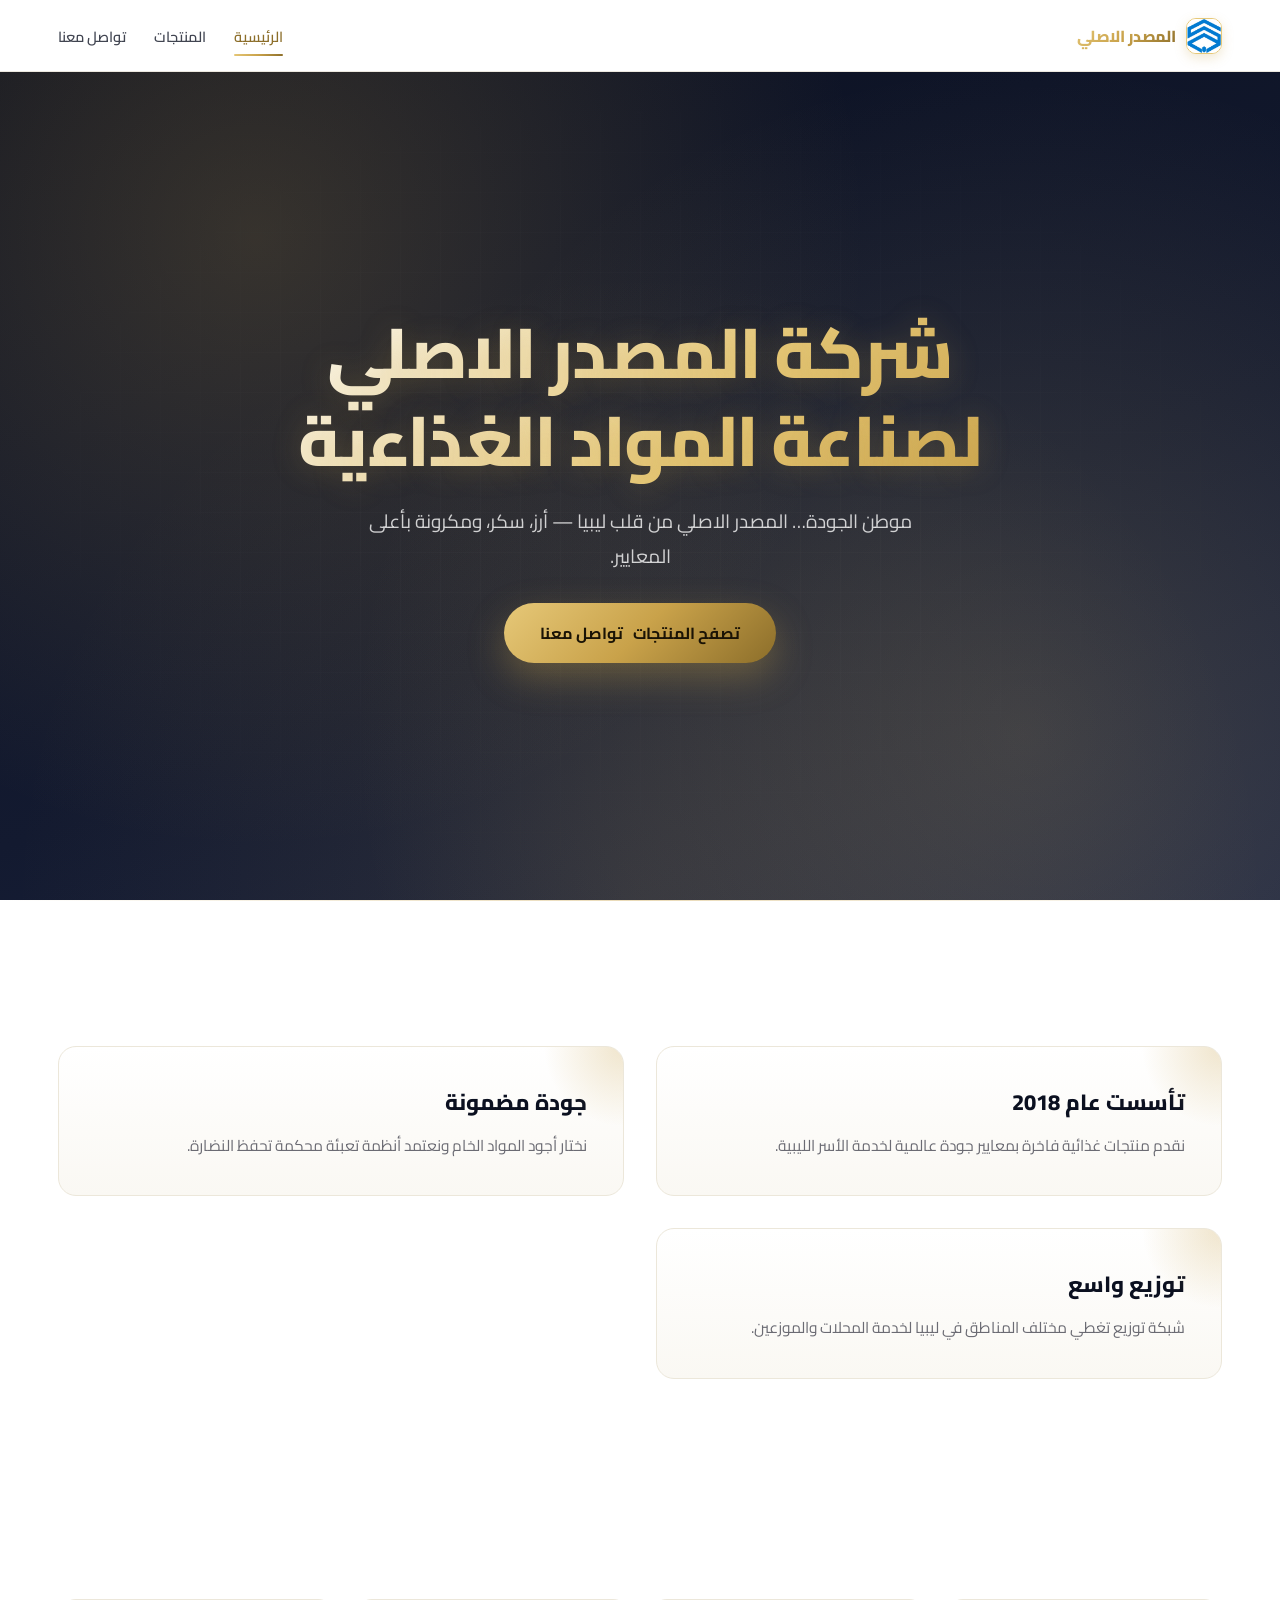
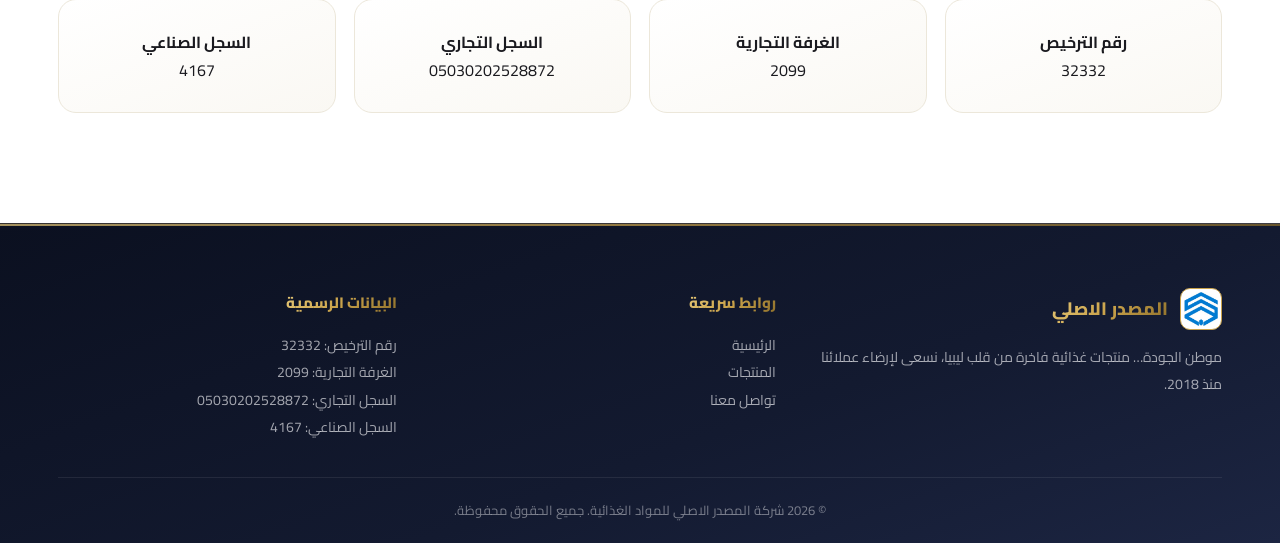
<file: index.html>
<!DOCTYPE html>
<html lang="ar" dir="rtl">
<head>
  <meta charset="UTF-8" />
  <meta name="viewport" content="width=device-width, initial-scale=1.0, viewport-fit=cover" />
  <meta name="description" content="شركة المصدر الاصلي للمواد الغذائية - موطن الجودة في ليبيا. أرز، سكر، ومكرونة بأعلى المعايير منذ 2018." />
  <meta name="theme-color" content="#0a84ff" />
  <title>المصدر الاصلي | موطن الجودة</title>
  <link rel="icon" href="assets/images/logo.jpeg" type="image/jpeg" />
  <link rel="preconnect" href="https://fonts.googleapis.com" />
  <link rel="preconnect" href="https://fonts.gstatic.com" crossorigin />
  <link href="https://fonts.googleapis.com/css2?family=Cairo:wght@400;500;600;700;800&family=Tajawal:wght@400;500;700&display=swap" rel="stylesheet" />
  <link rel="stylesheet" href="style.css" />
</head>
<body>
  <header class="navbar">
    <div class="container nav-inner">
      <a class="nav-brand" href="index.html">
        <img src="assets/images/logo.jpeg" alt="شعار المصدر الاصلي" />
        <span>المصدر الاصلي</span>
      </a>
      <button class="nav-toggle" aria-label="فتح القائمة" aria-expanded="false">
        <span></span><span></span><span></span>
      </button>
      <ul class="nav-links">
        <li><a href="index.html" class="active">الرئيسية</a></li>
        <li><a href="products.html">المنتجات</a></li>
        <li><a href="contact.html">تواصل معنا</a></li>
      </ul>
    </div>
  </header>

  <main>
    <section class="hero">
      <div class="container hero-inner">
        <h1>شركة المصدر الاصلي لصناعة المواد الغذاءية</h1>
        <p class="text-sm">موطن الجودة… المصدر الاصلي من قلب ليبيا — أرز، سكر، ومكرونة بأعلى المعايير.</p>
        <div class="hero-cta">
          <a class="btn btn-primary" href="products.html">تصفح المنتجات</a>
          <a class="btn btn-ghost" href="contact.html">تواصل معنا</a>
        </div>
      </div>
    </section>

    <section class="about">
      <div class="container">
        <div class="about-grid">
          <div class="about-card reveal">
            <h3>تأسست عام 2018</h3>
            <p>نقدم منتجات غذائية فاخرة بمعايير جودة عالمية لخدمة الأسر الليبية.</p>
          </div>
          <div class="about-card reveal">
            <h3>جودة مضمونة</h3>
            <p>نختار أجود المواد الخام ونعتمد أنظمة تعبئة محكمة تحفظ النضارة.</p>
          </div>
          <div class="about-card reveal">
            <h3>توزيع واسع</h3>
            <p>شبكة توزيع تغطي مختلف المناطق في ليبيا لخدمة المحلات والموزعين.</p>
          </div>
        </div>
      </div>
    </section>

    <section class="info">
      <div class="container">
        <div class="info-grid">
          <div class="info-card reveal">
            <h4>رقم الترخيص</h4>
            <p>32332</p>
          </div>
          <div class="info-card reveal">
            <h4>الغرفة التجارية</h4>
            <p>2099</p>
          </div>
          <div class="info-card reveal">
            <h4>السجل التجاري</h4>
            <p>05030202528872</p>
          </div>
          <div class="info-card reveal">
            <h4>السجل الصناعي</h4>
            <p>4167</p>
          </div>
        </div>
      </div>
    </section>
  </main>

  <footer class="footer">
    <div class="container">
      <div class="footer-grid">
        <div>
          <div class="footer-brand">
            <img src="assets/images/logo.jpeg" alt="شعار المصدر الاصلي" />
            <span>المصدر الاصلي</span>
          </div>
          <p>موطن الجودة… منتجات غذائية فاخرة من قلب ليبيا، نسعى لإرضاء عملائنا منذ 2018.</p>
        </div>
        <div>
          <h4>روابط سريعة</h4>
          <ul>
            <li><a href="index.html">الرئيسية</a></li>
            <li><a href="products.html">المنتجات</a></li>
            <li><a href="contact.html">تواصل معنا</a></li>
          </ul>
        </div>
        <div>
          <h4>البيانات الرسمية</h4>
          <ul>
            <li>رقم الترخيص: 32332</li>
            <li>الغرفة التجارية: 2099</li>
            <li>السجل التجاري: 05030202528872</li>
            <li>السجل الصناعي: 4167</li>
          </ul>
        </div>
      </div>
      <div class="footer-bottom">
        © <span id="year"></span> شركة المصدر الاصلي للمواد الغذائية. جميع الحقوق محفوظة.
      </div>
    </div>
  </footer>

  <script src="script.js"></script>
</body>
</html>
</file>
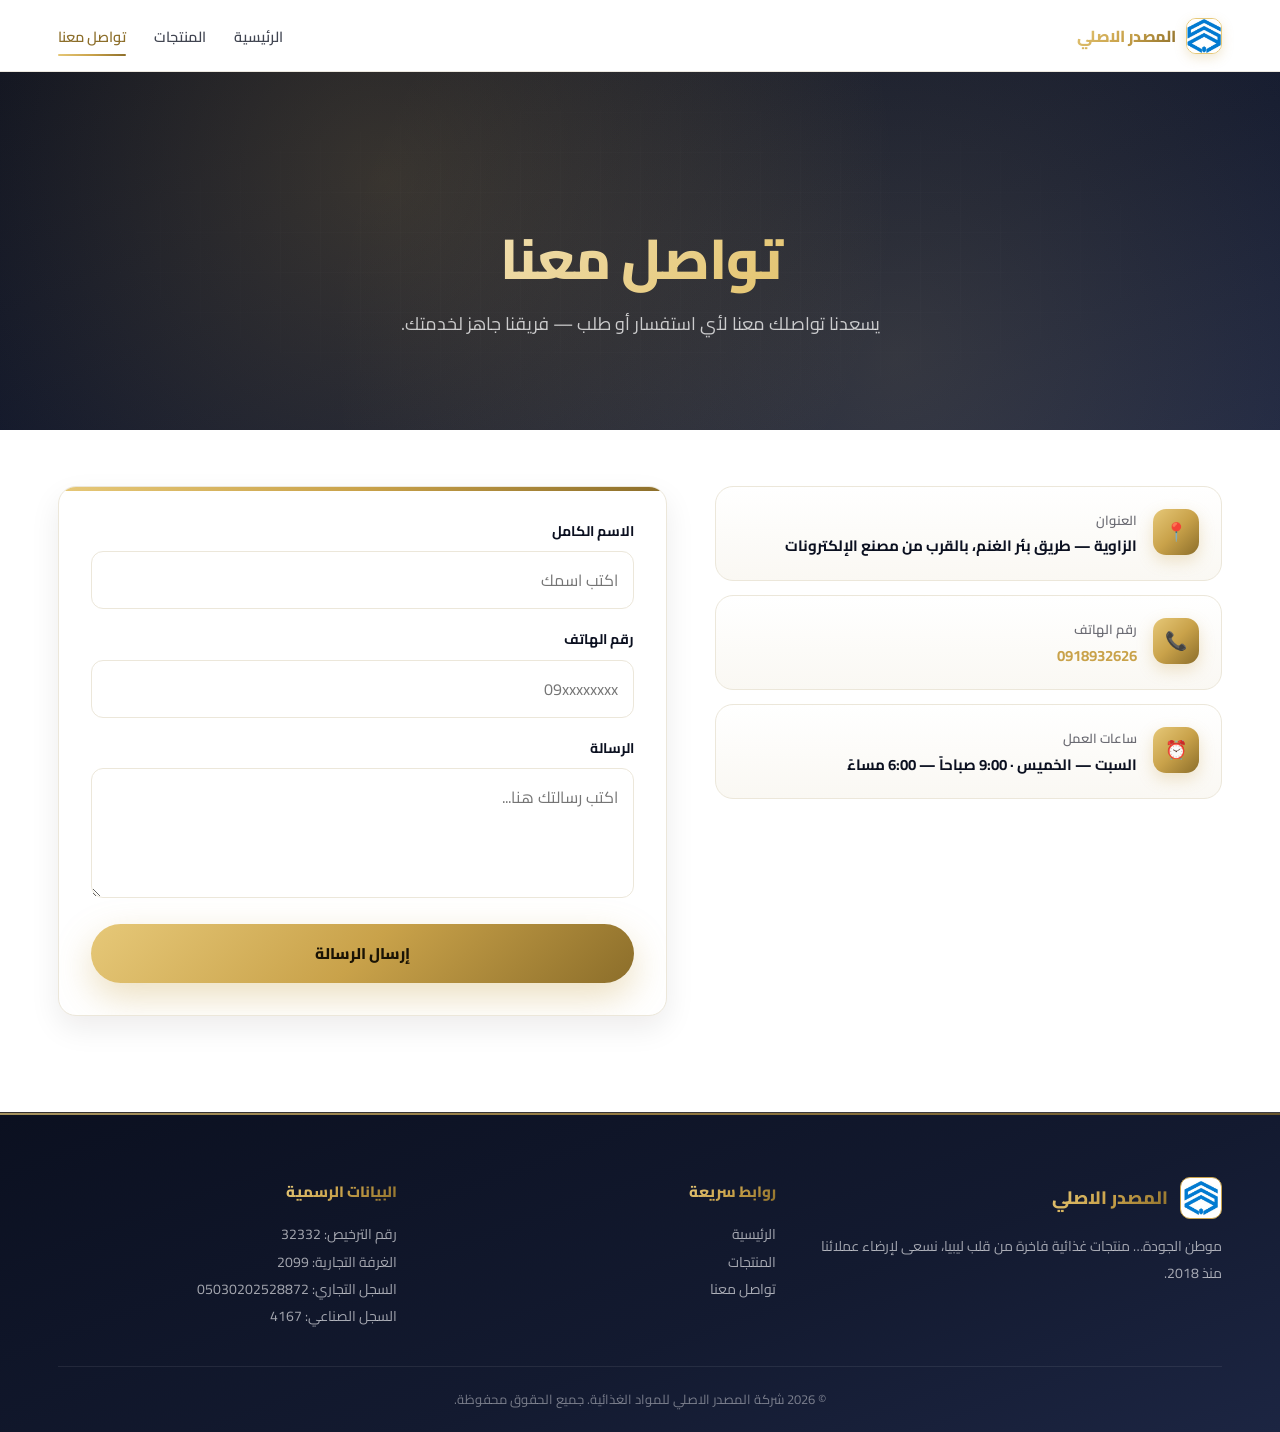
<file: contact.html>
<!DOCTYPE html>
<html lang="ar" dir="rtl">
<head>
  <meta charset="UTF-8" />
  <meta name="viewport" content="width=device-width, initial-scale=1.0, viewport-fit=cover" />
  <meta name="description" content="تواصل مع شركة المصدر الاصلي للمواد الغذائية — الزاوية، ليبيا. هاتف: 0918932626" />
  <meta name="theme-color" content="#0a84ff" />
  <title>تواصل معنا | المصدر الاصلي </title>
  <link rel="icon" href="assets/images/logo.jpeg" type="image/jpeg" />
  <link rel="preconnect" href="https://fonts.googleapis.com" />
  <link rel="preconnect" href="https://fonts.gstatic.com" crossorigin />
  <link href="https://fonts.googleapis.com/css2?family=Cairo:wght@400;500;600;700;800&family=Tajawal:wght@400;500;700&display=swap" rel="stylesheet" />
  <link rel="stylesheet" href="style.css" />
</head>
<body>
  <header class="navbar">
    <div class="container nav-inner">
      <a class="nav-brand" href="index.html">
        <img src="assets/images/logo.jpeg" alt="شعار المصدر الاصلي " />
        <span>المصدر الاصلي </span>
      </a>
      <button class="nav-toggle" aria-label="فتح القائمة" aria-expanded="false">
        <span></span><span></span><span></span>
      </button>
      <ul class="nav-links">
        <li><a href="index.html">الرئيسية</a></li>
        <li><a href="products.html">المنتجات</a></li>
        <li><a href="contact.html" class="active">تواصل معنا</a></li>
      </ul>
    </div>
  </header>

  <main>
    <section class="page-header">
      <h1>تواصل معنا</h1>
      <p>يسعدنا تواصلك معنا لأي استفسار أو طلب — فريقنا جاهز لخدمتك.</p>
    </section>

    <section style="padding: 56px 0 96px;">
      <div class="container">
        <div class="contact-grid">
          <div class="contact-info">
            <div class="contact-item reveal">
              <div class="ic">📍</div>
              <div>
                <h4>العنوان</h4>
                <p>الزاوية — طريق بئر الغنم، بالقرب من مصنع الإلكترونات</p>
              </div>
            </div>
            <div class="contact-item reveal">
              <div class="ic">📞</div>
              <div>
                <h4>رقم الهاتف</h4>
                <p><a href="tel:+218918932626" style="color: var(--brand);">0918932626</a></p>
              </div>
            </div>
            <div class="contact-item reveal">
              <div class="ic">⏰</div>
              <div>
                <h4>ساعات العمل</h4>
                <p>السبت — الخميس · 9:00 صباحاً — 6:00 مساءً</p>
              </div>
            </div>
          </div>

          <form class="contact-form reveal" novalidate>
            <div class="form-success">✓ شكراً لتواصلك! سنرد عليك في أقرب وقت.</div>
            <div class="form-group">
              <label for="name">الاسم الكامل</label>
              <input type="text" id="name" name="name" required placeholder="اكتب اسمك" />
            </div>
            <div class="form-group">
              <label for="phone">رقم الهاتف</label>
              <input type="tel" id="phone" name="phone" required placeholder="09xxxxxxxx" />
            </div>
            <div class="form-group">
              <label for="message">الرسالة</label>
              <textarea id="message" name="message" required placeholder="اكتب رسالتك هنا..."></textarea>
            </div>
            <button type="submit" class="form-submit">إرسال الرسالة</button>
          </form>
        </div>
      </div>
    </section>
  </main>

  <footer class="footer">
    <div class="container">
      <div class="footer-grid">
        <div>
          <div class="footer-brand">
            <img src="assets/images/logo.jpeg" alt="شعار المصدر الاصلي " />
            <span>المصدر الاصلي </span>
          </div>
          <p>موطن الجودة… منتجات غذائية فاخرة من قلب ليبيا، نسعى لإرضاء عملائنا منذ 2018.</p>
        </div>
        <div>
          <h4>روابط سريعة</h4>
          <ul>
            <li><a href="index.html">الرئيسية</a></li>
            <li><a href="products.html">المنتجات</a></li>
            <li><a href="contact.html">تواصل معنا</a></li>
          </ul>
        </div>
        <div>
          <h4>البيانات الرسمية</h4>
          <ul>
            <li>رقم الترخيص: 32332</li>
            <li>الغرفة التجارية: 2099</li>
            <li>السجل التجاري: 05030202528872</li>
            <li>السجل الصناعي: 4167</li>
          </ul>
        </div>
      </div>
      <div class="footer-bottom">
        © <span id="year"></span> شركة المصدر الاصلي للمواد الغذائية. جميع الحقوق محفوظة.
      </div>
    </div>
  </footer>

  <script src="script.js"></script>
</body>
</html>
</file>
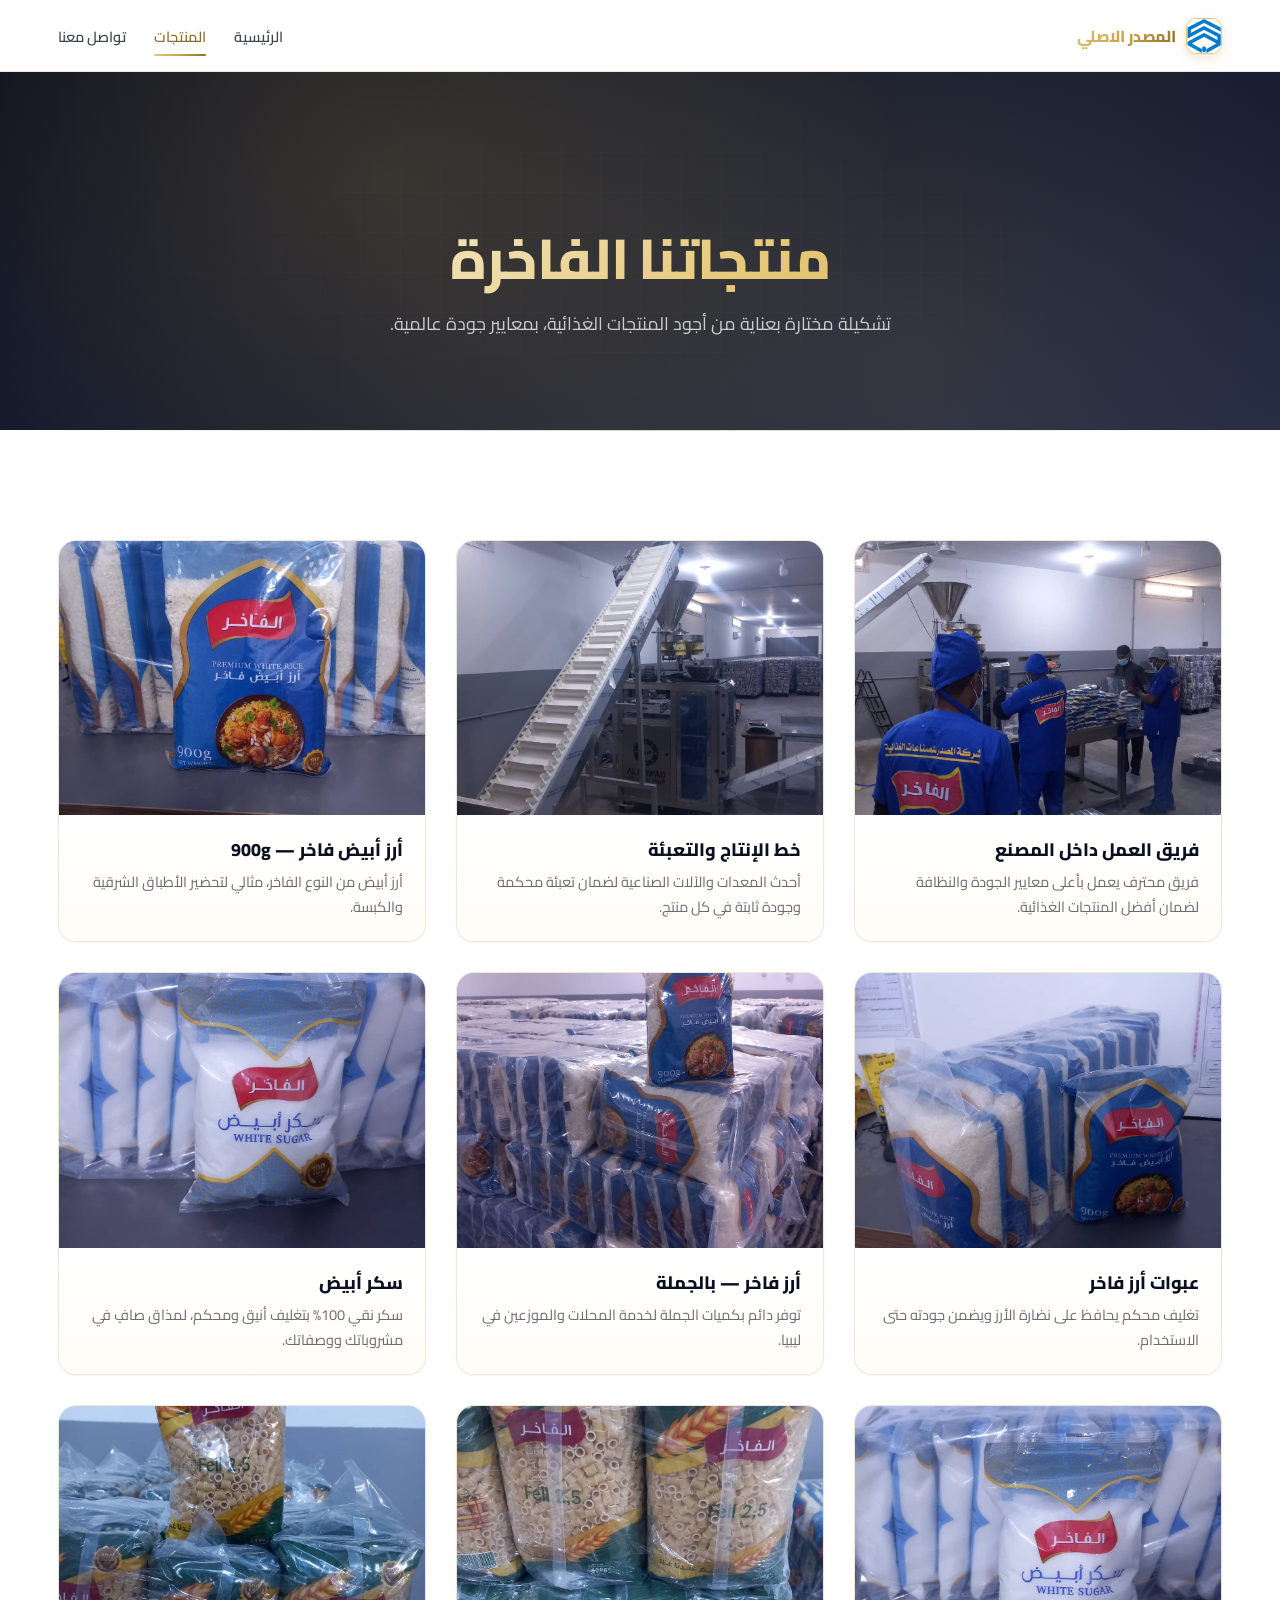
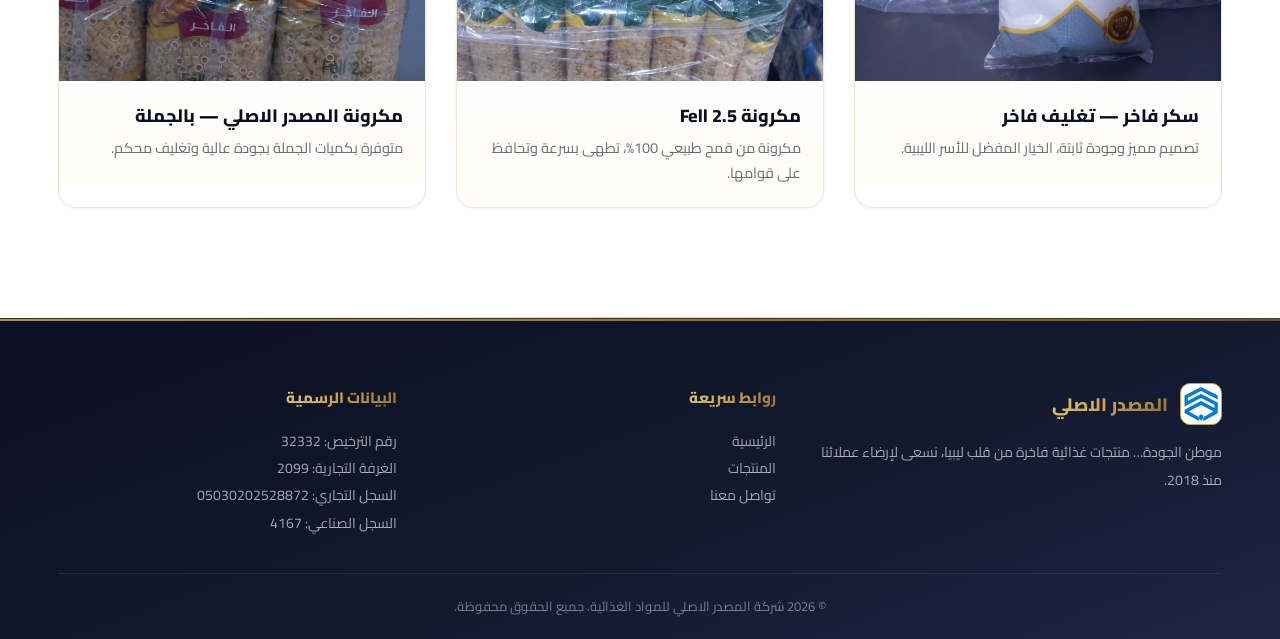
<file: products.html>
<!DOCTYPE html>
<html lang="ar" dir="rtl">
<head>
  <meta charset="UTF-8" />
  <meta name="viewport" content="width=device-width, initial-scale=1.0, viewport-fit=cover" />
  <meta name="description" content="منتجات شركة المصدر الاصلي — أرز، سكر، ومكرونة فاخرة بجودة عالية." />
  <meta name="theme-color" content="#0a84ff" />
  <title>المنتجات | المصدر الاصلي </title>
  <link rel="icon" href="assets/images/logo.jpeg" type="image/jpeg" />
  <link rel="preconnect" href="https://fonts.googleapis.com" />
  <link rel="preconnect" href="https://fonts.gstatic.com" crossorigin />
  <link href="https://fonts.googleapis.com/css2?family=Cairo:wght@400;500;600;700;800&family=Tajawal:wght@400;500;700&display=swap" rel="stylesheet" />
  <link rel="stylesheet" href="style.css" />
</head>
<body>
  <header class="navbar">
    <div class="container nav-inner">
      <a class="nav-brand" href="index.html">
        <img src="assets/images/logo.jpeg" alt="شعار المصدر الاصلي " />
        <span>المصدر الاصلي </span>
      </a>
      <button class="nav-toggle" aria-label="فتح القائمة" aria-expanded="false">
        <span></span><span></span><span></span>
      </button>
      <ul class="nav-links">
        <li><a href="index.html">الرئيسية</a></li>
        <li><a href="products.html" class="active">المنتجات</a></li>
        <li><a href="contact.html">تواصل معنا</a></li>
      </ul>
    </div>
  </header>

  <main>
    <section class="page-header">
      <h1>منتجاتنا الفاخرة</h1>
      <p>تشكيلة مختارة بعناية من أجود المنتجات الغذائية، بمعايير جودة عالمية.</p>
    </section>

    <section class="products" style="background: var(--bg);">
      <div class="container">
        <div class="products-grid">
          <article class="product-card reveal">
            <img class="product-img" src="assets/images/factory-1.jpeg" alt="فريق العمل في مصنع المصدر الاصلي" loading="lazy" />
            <div class="product-info">
              <h3>فريق العمل داخل المصنع</h3>
              <p>فريق محترف يعمل بأعلى معايير الجودة والنظافة لضمان أفضل المنتجات الغذائية.</p>
            </div>
          </article>

          <article class="product-card reveal">
            <img class="product-img" src="assets/images/factory-2.jpeg" alt="خط إنتاج وتعبئة في مصنع المصدر الاصلي" loading="lazy" />
            <div class="product-info">
              <h3>خط الإنتاج والتعبئة</h3>
              <p>أحدث المعدات والآلات الصناعية لضمان تعبئة محكمة وجودة ثابتة في كل منتج.</p>
            </div>
          </article>

          <article class="product-card reveal">
            <img class="product-img" src="assets/images/rice-1.jpeg" alt="أرز أبيض فاخر 900g" loading="lazy" />
            <div class="product-info">
              <h3>أرز أبيض فاخر — 900g</h3>
              <p>أرز أبيض من النوع الفاخر، مثالي لتحضير الأطباق الشرقية والكبسة.</p>
            </div>
          </article>

          <article class="product-card reveal">
            <img class="product-img" src="assets/images/rice-2.jpeg" alt="عبوات أرز فاخر" loading="lazy" />
            <div class="product-info">
              <h3>عبوات أرز فاخر</h3>
              <p>تغليف محكم يحافظ على نضارة الأرز ويضمن جودته حتى الاستخدام.</p>
            </div>
          </article>

          <article class="product-card reveal">
            <img class="product-img" src="assets/images/rice-stack.jpeg" alt="أرز فاخر بالجملة" loading="lazy" />
            <div class="product-info">
              <h3>أرز فاخر — بالجملة</h3>
              <p>توفر دائم بكميات الجملة لخدمة المحلات والموزعين في ليبيا.</p>
            </div>
          </article>

          <article class="product-card reveal">
            <img class="product-img" src="assets/images/sugar-1.jpeg" alt="سكر أبيض المصدر الاصلي " loading="lazy" />
            <div class="product-info">
              <h3>سكر أبيض</h3>
              <p>سكر نقي 100% بتغليف أنيق ومحكم، لمذاق صافٍ في مشروباتك ووصفاتك.</p>
            </div>
          </article>

          <article class="product-card reveal">
            <img class="product-img" src="assets/images/sugar-2.jpeg" alt="عبوات السكر المصدر الاصلي " loading="lazy" />
            <div class="product-info">
              <h3>سكر فاخر — تغليف فاخر</h3>
              <p>تصميم مميز وجودة ثابتة، الخيار المفضل للأسر الليبية.</p>
            </div>
          </article>

          <article class="product-card reveal">
            <img class="product-img" src="assets/images/pasta-1.jpeg" alt="مكرونة Fell 2.5" loading="lazy" />
            <div class="product-info">
              <h3>مكرونة Fell 2.5</h3>
              <p>مكرونة من قمح طبيعي 100%، تطهى بسرعة وتحافظ على قوامها.</p>
            </div>
          </article>

          <article class="product-card reveal">
            <img class="product-img" src="assets/images/pasta-2.jpeg" alt="مكرونة المصدر الاصلي  بالجملة" loading="lazy" />
            <div class="product-info">
              <h3>مكرونة المصدر الاصلي  — بالجملة</h3>
              <p>متوفرة بكميات الجملة بجودة عالية وتغليف محكم.</p>
            </div>
          </article>
        </div>
      </div>
    </section>
  </main>

  <footer class="footer">
    <div class="container">
      <div class="footer-grid">
        <div>
          <div class="footer-brand">
            <img src="assets/images/logo.jpeg" alt="شعار المصدر الاصلي " />
            <span>المصدر الاصلي </span>
          </div>
          <p>موطن الجودة… منتجات غذائية فاخرة من قلب ليبيا، نسعى لإرضاء عملائنا منذ 2018.</p>
        </div>
        <div>
          <h4>روابط سريعة</h4>
          <ul>
            <li><a href="index.html">الرئيسية</a></li>
            <li><a href="products.html">المنتجات</a></li>
            <li><a href="contact.html">تواصل معنا</a></li>
          </ul>
        </div>
        <div>
          <h4>البيانات الرسمية</h4>
          <ul>
            <li>رقم الترخيص: 32332</li>
            <li>الغرفة التجارية: 2099</li>
            <li>السجل التجاري: 05030202528872</li>
            <li>السجل الصناعي: 4167</li>
          </ul>
        </div>
      </div>
      <div class="footer-bottom">
        © <span id="year"></span> شركة المصدر الاصلي للمواد الغذائية. جميع الحقوق محفوظة.
      </div>
    </div>
  </footer>

  <script src="script.js"></script>
</body>
</html>
</file>
<file: style.css>
/* ============================================
   المصدر الاصلي — Premium Static Site
   Mobile-first, RTL, Luxury design
   Gold + Deep Navy aesthetic
   ============================================ */

:root {
  /* Luxury palette */
  --brand: #c9a24a;          /* champagne gold */
  --brand-2: #e6c878;        /* light gold */
  --brand-dark: #8c6e2a;     /* deep gold */
  --brand-glow: rgba(201, 162, 74, 0.28);
  --ink: #0b1020;            /* deep navy */
  --ink-2: #131a30;
  --ink-3: #1c2542;
  --bg: #ffffff;
  --bg-soft: #faf8f3;        /* warm cream */
  --bg-card: #ffffff;
  --text: #1a1a1f;
  --text-muted: #6b6b73;
  --border: #ece7da;
  --border-strong: #d9d2bf;

  --shadow-sm: 0 1px 2px rgba(20, 16, 6, 0.05);
  --shadow-md: 0 12px 30px rgba(20, 16, 6, 0.08);
  --shadow-lg: 0 28px 60px rgba(20, 16, 6, 0.14);
  --shadow-gold: 0 14px 36px rgba(201, 162, 74, 0.35);

  --radius-sm: 12px;
  --radius-md: 18px;
  --radius-lg: 26px;
  --container: 1200px;
  --nav-h: 60px;
  --transition: 0.35s cubic-bezier(0.22, 1, 0.36, 1);

  --gradient-gold: linear-gradient(135deg, #e6c878 0%, #c9a24a 50%, #8c6e2a 100%);
  --gradient-ink: linear-gradient(160deg, #0b1020 0%, #131a30 60%, #1c2542 100%);
}

@media (min-width: 768px) {
  :root { --nav-h: 72px; }
}

* { box-sizing: border-box; margin: 0; padding: 0; }
*::selection { background: var(--brand); color: #fff; }

html {
  scroll-behavior: smooth;
  -webkit-text-size-adjust: 100%;
  text-size-adjust: 100%;
}

body {
  font-family: 'Cairo', 'Tajawal', -apple-system, BlinkMacSystemFont, sans-serif;
  font-size: 16px;
  line-height: 1.75;
  color: var(--text);
  background: var(--bg);
  direction: rtl;
  text-align: right;
  -webkit-font-smoothing: antialiased;
  overflow-x: hidden;
  width: 100%;
  min-height: 100vh;
}

img { max-width: 100%; height: auto; display: block; }
a { color: inherit; text-decoration: none; transition: color var(--transition); }
button { font-family: inherit; cursor: pointer; border: none; background: none; }

.container {
  width: 100%;
  max-width: var(--container);
  margin: 0 auto;
  padding: 0 18px;
}
@media (min-width: 768px) {
  .container { padding: 0 28px; }
}

/* ===== Navbar ===== */
.navbar {
  position: fixed;
  top: 0; left: 0; right: 0;
  height: var(--nav-h);
  background: rgba(255, 255, 255, 0.78);
  backdrop-filter: saturate(180%) blur(22px);
  -webkit-backdrop-filter: saturate(180%) blur(22px);
  border-bottom: 1px solid rgba(217, 210, 191, 0.5);
  z-index: 1000;
  transition: box-shadow var(--transition), background var(--transition);
}
.navbar.scrolled {
  box-shadow: 0 6px 24px rgba(20, 16, 6, 0.06);
  background: rgba(255, 255, 255, 0.92);
}

.nav-inner {
  height: 100%;
  display: flex;
  align-items: center;
  justify-content: space-between;
  gap: 12px;
}
.nav-brand {
  display: flex;
  align-items: center;
  gap: 10px;
  font-weight: 800;
  font-size: 16px;
  color: var(--ink);
  min-width: 0;
}
.nav-brand img {
  width: 36px;
  height: 36px;
  border-radius: 10px;
  object-fit: cover;
  flex-shrink: 0;
  box-shadow: 0 4px 12px rgba(201, 162, 74, 0.25);
  border: 1.5px solid var(--brand-2);
}
.nav-brand span {
  white-space: nowrap;
  background: var(--gradient-gold);
  -webkit-background-clip: text;
  background-clip: text;
  -webkit-text-fill-color: transparent;
  color: transparent;
  letter-spacing: -0.01em;
}

.nav-links {
  display: flex;
  align-items: center;
  gap: 28px;
  list-style: none;
}
.nav-links a {
  font-size: 14.5px;
  font-weight: 600;
  color: var(--ink);
  opacity: 0.78;
  position: relative;
  padding: 6px 0;
}
.nav-links a::after {
  content: '';
  position: absolute;
  bottom: 0; right: 0;
  width: 0; height: 2px;
  background: var(--gradient-gold);
  transition: width var(--transition);
  border-radius: 2px;
}
.nav-links a:hover::after, .nav-links a.active::after { width: 100%; }
.nav-links a:hover, .nav-links a.active { opacity: 1; color: var(--brand-dark); }

.nav-toggle {
  display: none;
  width: 44px;
  height: 44px;
  flex-direction: column;
  justify-content: center;
  align-items: center;
  gap: 5px;
  border-radius: 12px;
  flex-shrink: 0;
  -webkit-tap-highlight-color: transparent;
  transition: background var(--transition);
}
.nav-toggle:active { background: var(--bg-soft); }
.nav-toggle span {
  display: block;
  width: 22px;
  height: 2px;
  background: var(--ink);
  border-radius: 2px;
  transition: transform var(--transition), opacity var(--transition);
}
.nav-toggle.open span:nth-child(1) { transform: translateY(7px) rotate(45deg); }
.nav-toggle.open span:nth-child(2) { opacity: 0; }
.nav-toggle.open span:nth-child(3) { transform: translateY(-7px) rotate(-45deg); }

@media (max-width: 768px) {
  .nav-toggle { display: flex; }
  .nav-brand span { font-size: 15px; }
  .nav-links {
    position: fixed;
    top: var(--nav-h);
    left: 0; right: 0;
    flex-direction: column;
    gap: 0;
    background: rgba(255,255,255,0.97);
    backdrop-filter: blur(24px);
    -webkit-backdrop-filter: blur(24px);
    border-bottom: 1px solid var(--border);
    padding: 8px 0;
    transform: translateY(-130%);
    transition: transform var(--transition);
    box-shadow: var(--shadow-md);
    max-height: calc(100vh - var(--nav-h));
    overflow-y: auto;
  }
  .nav-links.open { transform: translateY(0); }
  .nav-links li { width: 100%; }
  .nav-links a {
    display: block;
    padding: 16px 22px;
    font-size: 16px;
    border-bottom: 1px solid var(--border);
  }
  .nav-links a::after { display: none; }
  .nav-links li:last-child a { border-bottom: none; }
  .nav-links a.active {
    background: linear-gradient(90deg, rgba(201,162,74,0.08), transparent);
    border-right: 3px solid var(--brand);
  }
}

/* ===== Sections ===== */
main { padding-top: var(--nav-h); }
section { padding: 56px 0; }
@media (min-width: 768px) { section { padding: 110px 0; } }

.section-title {
  font-size: 26px;
  font-weight: 800;
  letter-spacing: -0.02em;
  margin-bottom: 12px;
  color: var(--ink);
  line-height: 1.25;
  position: relative;
  display: inline-block;
}
.section-title::after {
  content: '';
  display: block;
  width: 56px; height: 3px;
  margin-top: 10px;
  background: var(--gradient-gold);
  border-radius: 3px;
}
.section-sub {
  font-size: 15px;
  color: var(--text-muted);
  margin-bottom: 28px;
  max-width: 640px;
  line-height: 1.75;
}
@media (min-width: 768px) {
  .section-title { font-size: 42px; margin-bottom: 14px; }
  .section-title::after { width: 72px; height: 4px; margin-top: 14px; }
  .section-sub { font-size: 18px; margin-bottom: 44px; }
}

/* ===== Hero ===== */
.hero {
  position: relative;
  min-height: calc(100svh - var(--nav-h));
  display: flex;
  align-items: center;
  justify-content: center;
  text-align: center;
  background: var(--gradient-ink);
  padding: 64px 18px 72px;
  overflow: hidden;
  isolation: isolate;
}
.hero::before {
  content: '';
  position: absolute;
  inset: 0;
  background:
    radial-gradient(circle at 20% 20%, rgba(201,162,74,0.22), transparent 50%),
    radial-gradient(circle at 80% 80%, rgba(230,200,120,0.18), transparent 55%),
    radial-gradient(circle at 50% 100%, rgba(201,162,74,0.12), transparent 60%);
  z-index: -1;
}
.hero::after {
  content: '';
  position: absolute;
  inset: 0;
  background-image:
    linear-gradient(rgba(255,255,255,0.025) 1px, transparent 1px),
    linear-gradient(90deg, rgba(255,255,255,0.025) 1px, transparent 1px);
  background-size: 40px 40px;
  mask-image: radial-gradient(ellipse at center, black 30%, transparent 75%);
  -webkit-mask-image: radial-gradient(ellipse at center, black 30%, transparent 75%);
  z-index: -1;
  opacity: 0.6;
}
.hero-inner { max-width: 820px; width: 100%; animation: fadeUp 1s ease both; }
.hero-logo {
  width: 96px;
  height: 96px;
  margin: 0 auto 22px;
  border-radius: 24px;
  background: white;
  padding: 12px;
  box-shadow:
    0 0 0 1px rgba(255,255,255,0.15),
    0 20px 50px rgba(0,0,0,0.5),
    0 0 60px rgba(201,162,74,0.4);
  object-fit: contain;
  animation: floaty 4s ease-in-out infinite;
}
.hero h1 {
  font-size: 30px;
  font-weight: 800;
  letter-spacing: -0.02em;
  line-height: 1.25;
  background: linear-gradient(135deg, #ffffff 0%, #e6c878 60%, #c9a24a 100%);
  -webkit-background-clip: text;
  background-clip: text;
  -webkit-text-fill-color: transparent;
  color: transparent;
  margin-bottom: 16px;
  padding: 0 4px;
  text-shadow: 0 2px 30px rgba(201,162,74,0.25);
}
.hero p {
  font-size: 15.5px;
  color: rgba(255,255,255,0.78);
  max-width: 580px;
  margin: 0 auto 30px;
  line-height: 1.8;
}
.hero-cta {
  display: inline-flex;
  align-items: center;
  gap: 10px;
  background: var(--gradient-gold);
  color: #1a1305;
  padding: 14px 30px;
  border-radius: 999px;
  font-weight: 700;
  font-size: 15px;
  transition: transform var(--transition), box-shadow var(--transition), filter var(--transition);
  box-shadow: var(--shadow-gold);
  -webkit-tap-highlight-color: transparent;
  position: relative;
  overflow: hidden;
}
.hero-cta::before {
  content: '';
  position: absolute;
  top: 0; left: -100%;
  width: 100%; height: 100%;
  background: linear-gradient(90deg, transparent, rgba(255,255,255,0.45), transparent);
  transition: left 0.7s ease;
}
.hero-cta:hover { transform: translateY(-3px); color: #1a1305; filter: brightness(1.05); box-shadow: 0 18px 44px rgba(201,162,74,0.5); }
.hero-cta:hover::before { left: 100%; }
.hero-cta:active { transform: translateY(-1px); }

@media (min-width: 480px) {
  .hero h1 { font-size: 38px; }
  .hero p { font-size: 16px; }
  .hero-logo { width: 110px; height: 110px; }
}
@media (min-width: 768px) {
  .hero { padding: 90px 24px; }
  .hero h1 { font-size: 60px; margin-bottom: 20px; }
  .hero p { font-size: 19px; }
  .hero-logo { width: 140px; height: 140px; margin-bottom: 30px; }
  .hero-cta { padding: 16px 36px; font-size: 16px; }
}
@media (min-width: 1024px) {
  .hero h1 { font-size: 70px; }
}

/* ===== About ===== */
.about { background: var(--bg); position: relative; }
.about::before {
  content: '';
  position: absolute;
  top: 0; left: 0; right: 0;
  height: 1px;
  background: linear-gradient(90deg, transparent, var(--brand), transparent);
  opacity: 0.4;
}
.about-grid {
  display: grid;
  grid-template-columns: 1fr;
  gap: 18px;
  margin-top: 28px;
}
@media (min-width: 768px) { .about-grid { grid-template-columns: 1fr 1fr; gap: 32px; margin-top: 36px; } }

.about-card {
  background: linear-gradient(180deg, #ffffff, var(--bg-soft));
  border: 1px solid var(--border);
  border-radius: var(--radius-md);
  padding: 26px 22px;
  transition: transform var(--transition), box-shadow var(--transition), border-color var(--transition);
  position: relative;
  overflow: hidden;
}
.about-card::before {
  content: '';
  position: absolute;
  top: 0; right: 0;
  width: 80px; height: 80px;
  background: radial-gradient(circle at top right, var(--brand-glow), transparent 70%);
  pointer-events: none;
}
@media (min-width: 768px) { .about-card { padding: 36px; } }
.about-card:hover {
  transform: translateY(-6px);
  box-shadow: var(--shadow-lg);
  border-color: var(--brand-2);
}
.about-card .icon {
  width: 52px; height: 52px;
  border-radius: 14px;
  background: var(--gradient-gold);
  color: white;
  display: flex; align-items: center; justify-content: center;
  font-size: 22px;
  margin-bottom: 16px;
  box-shadow: 0 8px 20px var(--brand-glow);
}
.about-card h3 { font-size: 19px; margin-bottom: 10px; font-weight: 800; color: var(--ink); }
.about-card p { color: var(--text-muted); font-size: 14.5px; line-height: 1.8; }
@media (min-width: 768px) {
  .about-card h3 { font-size: 22px; }
  .about-card p { font-size: 15.5px; }
}

/* ===== Products Grid ===== */
.products {
  background: var(--bg-soft);
  position: relative;
}
.products::before, .products::after {
  content: '';
  position: absolute;
  left: 0; right: 0;
  height: 1px;
  background: linear-gradient(90deg, transparent, var(--border-strong), transparent);
}
.products::before { top: 0; }
.products::after { bottom: 0; }

.products-grid {
  display: grid;
  grid-template-columns: 1fr;
  gap: 18px;
}
@media (min-width: 560px) { .products-grid { grid-template-columns: repeat(2, 1fr); gap: 22px; } }
@media (min-width: 992px) { .products-grid { grid-template-columns: repeat(3, 1fr); gap: 30px; } }

.product-card {
  background: var(--bg-card);
  border-radius: var(--radius-md);
  overflow: hidden;
  box-shadow: var(--shadow-sm);
  border: 1px solid var(--border);
  transition: transform var(--transition), box-shadow var(--transition), border-color var(--transition);
  position: relative;
}
.product-card::after {
  content: '';
  position: absolute;
  inset: 0;
  border-radius: var(--radius-md);
  padding: 1.5px;
  background: var(--gradient-gold);
  -webkit-mask: linear-gradient(#fff 0 0) content-box, linear-gradient(#fff 0 0);
  mask: linear-gradient(#fff 0 0) content-box, linear-gradient(#fff 0 0);
  -webkit-mask-composite: xor;
  mask-composite: exclude;
  opacity: 0;
  transition: opacity var(--transition);
  pointer-events: none;
}
.product-card:hover {
  transform: translateY(-8px);
  box-shadow: var(--shadow-lg);
  border-color: transparent;
}
.product-card:hover::after { opacity: 1; }
.product-img {
  width: 100%;
  aspect-ratio: 4/3;
  object-fit: cover;
  background: var(--bg-soft);
  transition: transform 0.7s ease;
}
.product-card:hover .product-img { transform: scale(1.06); }
.product-info {
  padding: 18px 20px;
  background: linear-gradient(180deg, #ffffff, #fffdf7);
}
.product-info h3 {
  font-size: 16.5px;
  font-weight: 800;
  margin-bottom: 8px;
  line-height: 1.4;
  color: var(--ink);
}
.product-info p {
  font-size: 13.5px;
  color: var(--text-muted);
  line-height: 1.7;
}
@media (min-width: 768px) {
  .product-info { padding: 22px; }
  .product-info h3 { font-size: 18px; }
  .product-info p { font-size: 14.5px; }
}

/* ===== Company Info Cards ===== */
.info { background: var(--bg); }
.info-grid {
  display: grid;
  grid-template-columns: 1fr 1fr;
  gap: 14px;
}
@media (min-width: 600px) { .info-grid { grid-template-columns: repeat(2, 1fr); gap: 18px; } }
@media (min-width: 992px) { .info-grid { grid-template-columns: repeat(4, 1fr); } }

.info-card {
  background: linear-gradient(160deg, #ffffff, var(--bg-soft));
  border: 1px solid var(--border);
  border-radius: var(--radius-md);
  padding: 20px 14px;
  text-align: center;
  transition: transform var(--transition), box-shadow var(--transition), border-color var(--transition);
  min-width: 0;
  position: relative;
  overflow: hidden;
}
.info-card::before {
  content: '';
  position: absolute;
  top: 0; left: 0; right: 0;
  height: 3px;
  background: var(--gradient-gold);
  transform: scaleX(0);
  transform-origin: right;
  transition: transform var(--transition);
}
@media (min-width: 768px) { .info-card { padding: 28px 20px; } }
.info-card:hover {
  transform: translateY(-5px);
  box-shadow: var(--shadow-md);
  border-color: var(--brand-2);
}
.info-card:hover::before { transform: scaleX(1); transform-origin: left; }
.info-card .label {
  font-size: 12px;
  color: var(--text-muted);
  margin-bottom: 8px;
  font-weight: 600;
  letter-spacing: 0.02em;
}
.info-card .value {
  font-size: 16px;
  font-weight: 800;
  background: var(--gradient-gold);
  -webkit-background-clip: text;
  background-clip: text;
  -webkit-text-fill-color: transparent;
  color: transparent;
  letter-spacing: -0.01em;
  word-break: break-all;
  overflow-wrap: anywhere;
  line-height: 1.3;
  direction: ltr;
}
@media (min-width: 768px) {
  .info-card .label { font-size: 13px; margin-bottom: 10px; }
  .info-card .value { font-size: 22px; }
}

/* ===== Contact ===== */
.contact-grid {
  display: grid;
  grid-template-columns: 1fr;
  gap: 26px;
}
@media (min-width: 900px) { .contact-grid { grid-template-columns: 1fr 1.2fr; gap: 48px; } }

.contact-info { display: flex; flex-direction: column; gap: 14px; }
.contact-item {
  display: flex; gap: 14px;
  background: linear-gradient(180deg, #ffffff, var(--bg-soft));
  border: 1px solid var(--border);
  padding: 18px;
  border-radius: var(--radius-md);
  transition: transform var(--transition), border-color var(--transition), box-shadow var(--transition);
  align-items: flex-start;
}
@media (min-width: 768px) { .contact-item { padding: 22px; gap: 16px; } }
.contact-item:hover {
  transform: translateX(-4px);
  border-color: var(--brand-2);
  box-shadow: var(--shadow-md);
}
.contact-item > div:last-child { min-width: 0; flex: 1; }
.contact-item .ic {
  width: 46px; height: 46px;
  flex-shrink: 0;
  border-radius: 13px;
  background: var(--gradient-gold);
  color: white;
  display: flex; align-items: center; justify-content: center;
  font-size: 18px;
  box-shadow: 0 6px 16px var(--brand-glow);
}
.contact-item h4 { font-size: 13px; color: var(--text-muted); margin-bottom: 4px; font-weight: 600; }
.contact-item p {
  font-size: 15px;
  font-weight: 700;
  color: var(--ink);
  word-break: break-word;
  line-height: 1.5;
}

.contact-form {
  background: var(--bg-card);
  border: 1px solid var(--border);
  border-radius: var(--radius-md);
  padding: 24px 20px;
  box-shadow: var(--shadow-md);
  position: relative;
  overflow: hidden;
}
.contact-form::before {
  content: '';
  position: absolute;
  top: 0; left: 0; right: 0;
  height: 4px;
  background: var(--gradient-gold);
}
@media (min-width: 768px) { .contact-form { padding: 32px; } }
.form-group { margin-bottom: 18px; }
.form-group label {
  display: block;
  font-size: 14px;
  font-weight: 700;
  margin-bottom: 8px;
  color: var(--ink);
}
.form-group input,
.form-group textarea {
  width: 100%;
  padding: 13px 15px;
  border: 1.5px solid var(--border);
  border-radius: var(--radius-sm);
  font-family: inherit;
  font-size: 16px; /* prevents iOS zoom on focus */
  background: var(--bg);
  color: var(--text);
  transition: border-color var(--transition), box-shadow var(--transition);
  direction: rtl;
  -webkit-appearance: none;
  appearance: none;
}
.form-group input:focus,
.form-group textarea:focus {
  outline: none;
  border-color: var(--brand);
  box-shadow: 0 0 0 4px var(--brand-glow);
}
.form-group textarea { min-height: 130px; resize: vertical; }
.form-submit {
  width: 100%;
  background: var(--gradient-gold);
  color: #1a1305;
  padding: 15px;
  border-radius: 999px;
  font-weight: 800;
  font-size: 15.5px;
  transition: transform var(--transition), box-shadow var(--transition), filter var(--transition);
  -webkit-tap-highlight-color: transparent;
  box-shadow: var(--shadow-gold);
}
.form-submit:hover { transform: translateY(-2px); filter: brightness(1.05); box-shadow: 0 18px 40px rgba(201,162,74,0.45); }
.form-submit:active { transform: translateY(0); }
.form-success {
  display: none;
  background: #e8f5e9;
  color: #1b5e20;
  padding: 14px 16px;
  border-radius: var(--radius-sm);
  margin-bottom: 16px;
  font-size: 14px;
  font-weight: 600;
  text-align: center;
  border: 1px solid #c8e6c9;
}
.form-success.show { display: block; animation: fadeUp 0.4s ease; }

/* ===== Page Header (sub-pages) ===== */
.page-header {
  position: relative;
  background: var(--gradient-ink);
  padding: calc(var(--nav-h) + 50px) 18px 60px;
  text-align: center;
  color: white;
  overflow: hidden;
  isolation: isolate;
}
.page-header::before {
  content: '';
  position: absolute;
  inset: 0;
  background:
    radial-gradient(circle at 30% 30%, rgba(201,162,74,0.22), transparent 55%),
    radial-gradient(circle at 70% 80%, rgba(230,200,120,0.15), transparent 60%);
  z-index: -1;
}
.page-header::after {
  content: '';
  position: absolute;
  inset: 0;
  background-image:
    linear-gradient(rgba(255,255,255,0.025) 1px, transparent 1px),
    linear-gradient(90deg, rgba(255,255,255,0.025) 1px, transparent 1px);
  background-size: 40px 40px;
  mask-image: radial-gradient(ellipse at center, black 30%, transparent 75%);
  -webkit-mask-image: radial-gradient(ellipse at center, black 30%, transparent 75%);
  z-index: -1;
  opacity: 0.5;
}
.page-header h1 {
  font-size: 30px;
  font-weight: 800;
  letter-spacing: -0.02em;
  margin-bottom: 12px;
  line-height: 1.25;
  background: linear-gradient(135deg, #ffffff 0%, #e6c878 60%, #c9a24a 100%);
  -webkit-background-clip: text;
  background-clip: text;
  -webkit-text-fill-color: transparent;
  color: transparent;
}
.page-header p {
  font-size: 15px;
  color: rgba(255,255,255,0.75);
  max-width: 580px;
  margin: 0 auto;
  line-height: 1.75;
}
@media (min-width: 768px) {
  .page-header { padding: calc(var(--nav-h) + 80px) 24px 90px; }
  .page-header h1 { font-size: 56px; margin-bottom: 14px; }
  .page-header p { font-size: 18px; }
}

/* ===== Footer ===== */
.footer {
  background: var(--gradient-ink);
  color: #f5f5f7;
  padding: 50px 0 22px;
  position: relative;
  border-top: 1px solid rgba(201,162,74,0.2);
}
.footer::before {
  content: '';
  position: absolute;
  top: 0; left: 0; right: 0;
  height: 2px;
  background: var(--gradient-gold);
  opacity: 0.7;
}
@media (min-width: 768px) { .footer { padding: 64px 0 28px; } }

.footer-grid {
  display: grid;
  grid-template-columns: 1fr;
  gap: 30px;
  margin-bottom: 28px;
}
@media (min-width: 768px) { .footer-grid { grid-template-columns: 1.2fr 1fr 1fr; gap: 40px; margin-bottom: 36px; } }

.footer h4 {
  font-size: 15px;
  font-weight: 800;
  margin-bottom: 16px;
  background: var(--gradient-gold);
  -webkit-background-clip: text;
  background-clip: text;
  -webkit-text-fill-color: transparent;
  color: transparent;
  display: inline-block;
}
.footer p, .footer li, .footer a {
  font-size: 14px;
  color: rgba(245,245,247,0.65);
  line-height: 1.95;
  word-break: break-word;
}
.footer ul { list-style: none; }
.footer a { transition: color var(--transition), padding var(--transition); }
.footer a:hover { color: var(--brand-2); padding-right: 4px; }
.footer-brand { display: flex; align-items: center; gap: 12px; margin-bottom: 14px; }
.footer-brand img {
  width: 42px; height: 42px;
  border-radius: 10px;
  object-fit: cover;
  background: white;
  padding: 3px;
  border: 1.5px solid var(--brand);
}
.footer-brand span {
  font-size: 18px;
  font-weight: 800;
  background: var(--gradient-gold);
  -webkit-background-clip: text;
  background-clip: text;
  -webkit-text-fill-color: transparent;
  color: transparent;
}
.footer-bottom {
  border-top: 1px solid rgba(255,255,255,0.08);
  padding-top: 20px;
  text-align: center;
  font-size: 12.5px;
  color: rgba(245,245,247,0.45);
  line-height: 1.6;
}
@media (min-width: 768px) {
  .footer-bottom { font-size: 13px; padding-top: 22px; }
}

/* ===== Animations ===== */
@keyframes fadeUp {
  from { opacity: 0; transform: translateY(24px); }
  to { opacity: 1; transform: translateY(0); }
}
@keyframes floaty {
  0%, 100% { transform: translateY(0); }
  50% { transform: translateY(-8px); }
}
.reveal { opacity: 0; transform: translateY(28px); transition: opacity 0.8s ease, transform 0.8s ease; }
.reveal.visible { opacity: 1; transform: none; }

@media (prefers-reduced-motion: reduce) {
  *, *::before, *::after { animation: none !important; transition: none !important; }
  .reveal { opacity: 1; transform: none; }
  .hero-logo { animation: none; }
}

/* ===== Mobile safe-area + tap polish ===== */
@supports (padding: max(0px)) {
  .container {
    padding-left: max(18px, env(safe-area-inset-left));
    padding-right: max(18px, env(safe-area-inset-right));
  }
  .footer { padding-bottom: max(22px, env(safe-area-inset-bottom)); }
}
a, button { -webkit-tap-highlight-color: transparent; }
</file>
